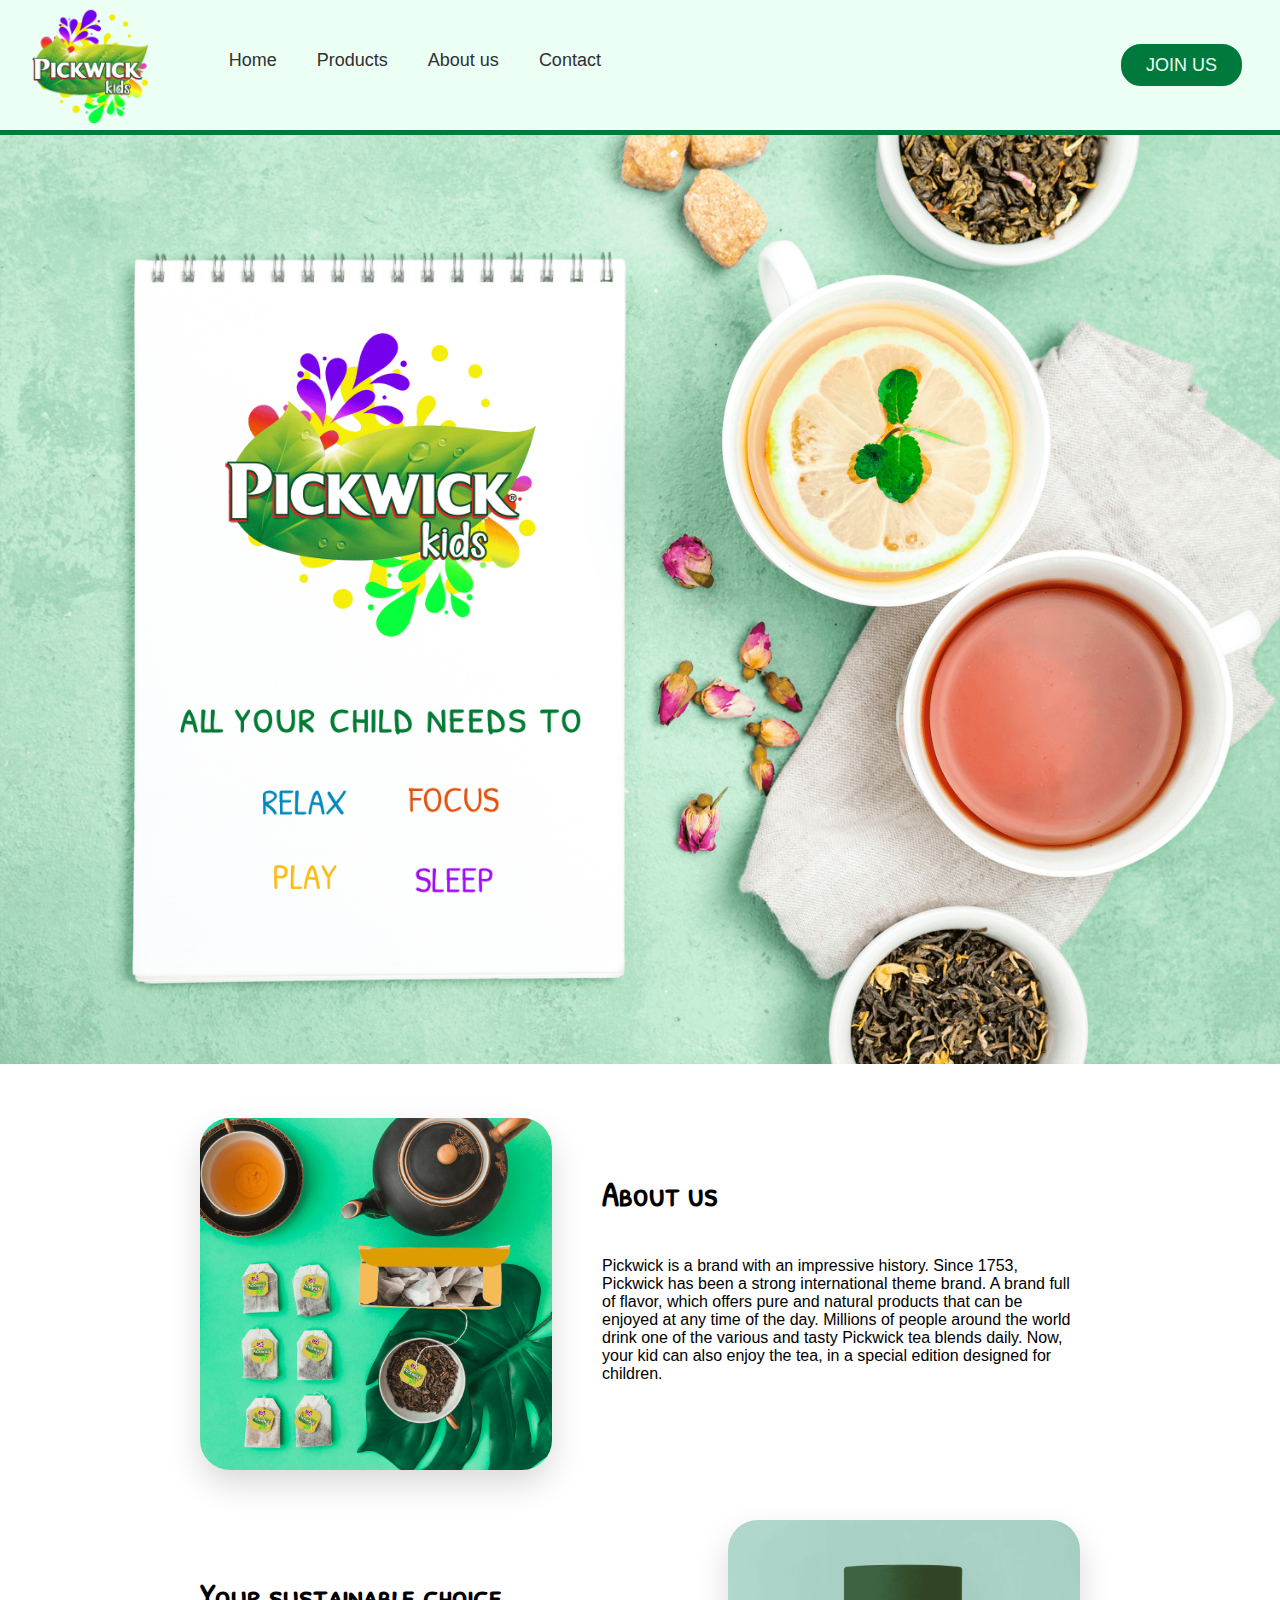
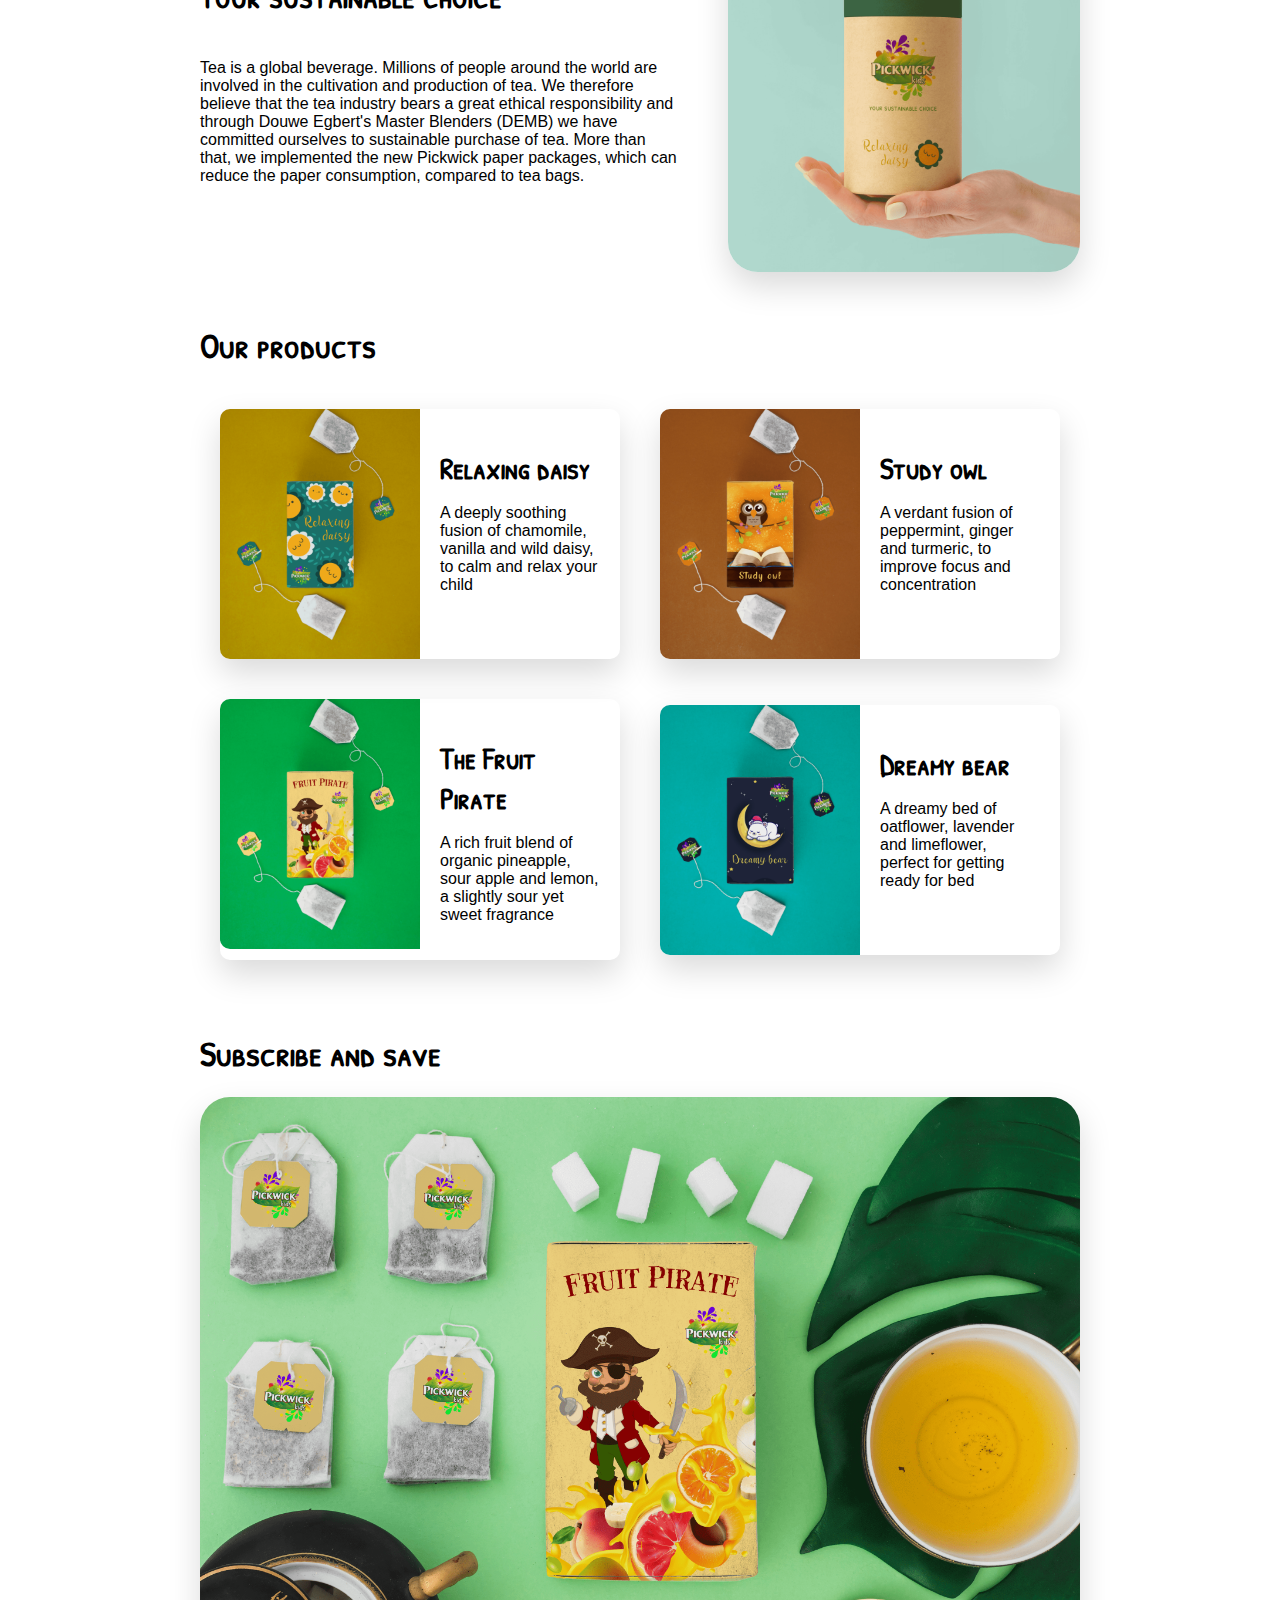
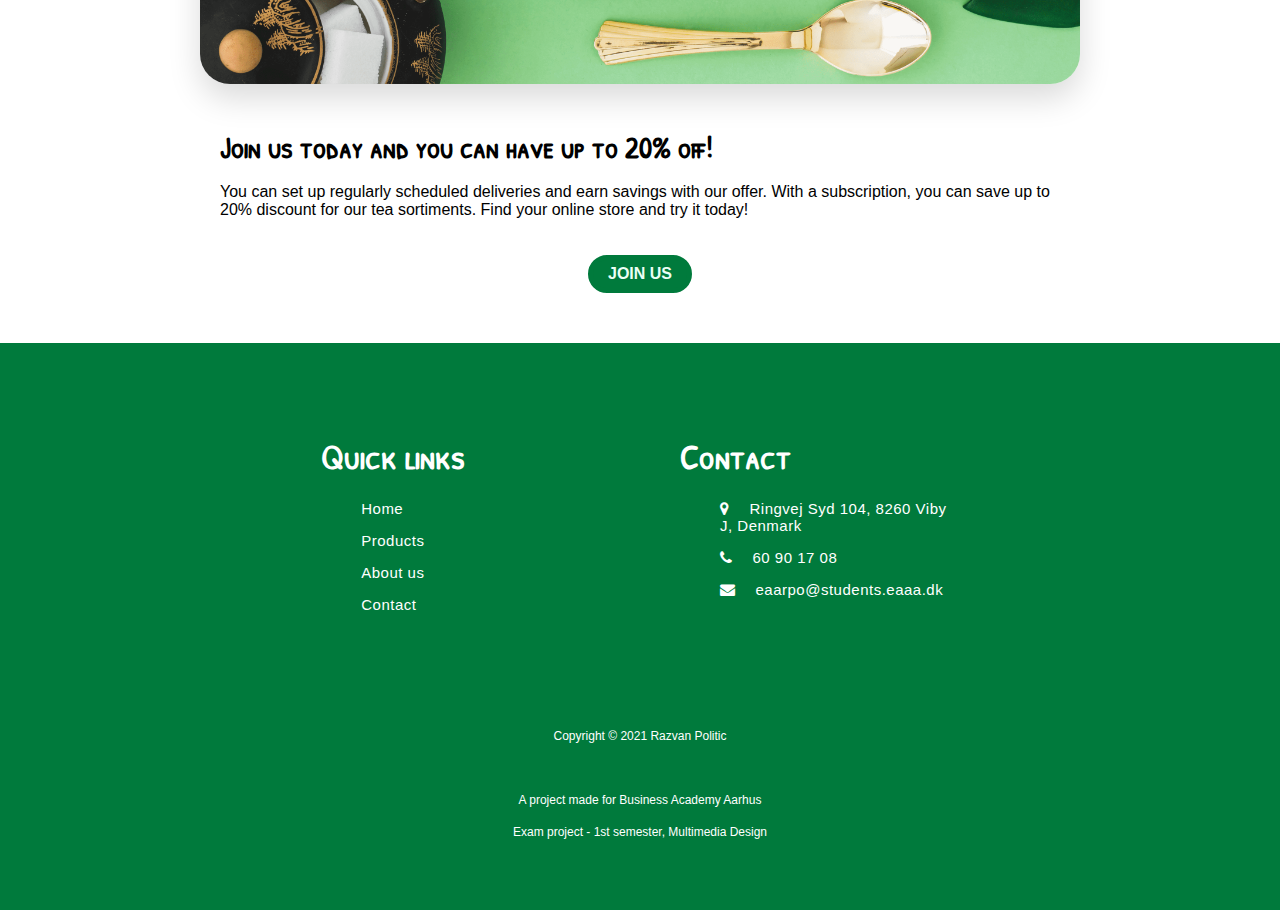
<file: index.html>
<!DOCTYPE html>
<html lang="en">

<head>

  <meta charset="UTF-8">
  <meta http-equiv="X-UA-Compatible" content="IE=edge">
  <meta name="viewport" content="width=device-width, initial-scale=1.0">

  <!-- CSS File -->
  <link rel="stylesheet" href="style.css">

  <!-- Google fonts -->
  <link rel="preconnect" href="https://fonts.googleapis.com">
  <link rel="preconnect" href="https://fonts.gstatic.com" crossorigin>
  <link href="https://fonts.googleapis.com/css2?family=Patrick+Hand+SC&display=swap" rel="stylesheet">

  <!-- Favicon -->
  <link rel="apple-touch-icon" sizes="180x180" href="fav/apple-touch-icon.png">
  <link rel="icon" type="image/png" sizes="32x32" href="fav/favicon-32x32.png">
  <link rel="icon" type="image/png" sizes="16x16" href="fav/favicon-16x16.png">
  <link rel="manifest" href="fav/site.webmanifest">
  <link rel="mask-icon" href="fav/safari-pinned-tab.svg" color="#5bbad5">
  <meta name="msapplication-TileColor" content="#da532c">
  <meta name="theme-color" content="#ffffff">

  <!-- Icons -->
  <link rel="stylesheet" href="https://cdnjs.cloudflare.com/ajax/libs/font-awesome/4.7.0/css/font-awesome.min.css">

  <!-- Title -->
  <title>Pickwick Kids - Homepage</title>

</head>

<body>
  <!-- Top bar -->
  <header>
    <nav class="menu-container">
      <!-- burger menu -->
      <input type="checkbox" aria-label="Toggle menu" />
      <span></span>
      <span></span>
      <span></span>

      <!-- logo -->
      <a href="index.html" class="menu-logo">
        <img src="img/Pickwick_Kids_logo_500px.png" alt="pickwick-kids-logo" />
      </a>

      <!-- menu items -->
      <div class="menu">
        <ul>
          <li>
            <a href="index.html">
              Home
            </a>
          </li>
          <li>
            <a href="products.html">
              Products
            </a>
          </li>
          <li>
            <a href="https://www.pickwick.dk/om-pickwick/">
              About us
            </a>
          </li>
          <li>
            <a href="contact.html">
              Contact
            </a>
          </li>
        </ul>
        <ul class="cta">
          <li>
            <a href="subscription.html" style="color:#ebfff5">JOIN US</a>
          </li>
        </ul>
      </div>
    </nav>
  </header>

  <div class="container">
    <!-- Main cover image -->
    <div>
      <img class="cover" src="img/cover.png" alt="cover-image">
    </div>

    <!-- About section -->
    <div class="content">
      <div class="about">
        <div class="row-rev">
          <div class="about-right">
            <h3>About us</h3>
            <p class="about-text">
              Pickwick is a brand with an impressive history. Since 1753, Pickwick has been a strong international theme
              brand. A brand full of flavor, which offers pure and natural products that can be enjoyed at any time of
              the day. Millions of people around the world drink one of the various and tasty Pickwick tea blends daily.
              Now, your kid can also enjoy the tea, in a special edition designed for children.
            </p>
          </div>
          <img src="img/about-pic.png" class="about-pic" alt="about-picture">
        </div>

        <div class="row">
          <div class="about-left">
            <h3>Your sustainable choice</h3>
            <p class="about-text">
              Tea is a global beverage. Millions of people around the world are involved in the cultivation and
              production of tea. We therefore believe that the tea industry bears a great ethical responsibility and
              through Douwe Egbert's Master Blenders (DEMB) we have committed ourselves to sustainable purchase of tea.
              More than that, we implemented the new Pickwick paper packages, which can reduce the paper consumption,
              compared to tea bags.
            </p>
          </div>
          <img src="img/about-sustainable.png" class="about-pic" alt="about-picture">
        </div>
      </div>

      <!-- Product cards -->
      <div class="products">
        <h3>Our products</h3>
        <div class="product-cards">
          <div class="row">
            <div class="card">
              <img class="card-picture" src="img/Products/rd-mockup.png" alt="relaxing-daisy">
              <div class="card-body">
                <h4 class="card-title">Relaxing daisy</h4>
                <p class="card-text">A deeply soothing fusion of chamomile, vanilla and wild daisy, to calm and relax
                  your child</p>
              </div>
            </div>
            <div class="card">
              <img class="card-picture" src="img/Products/so-mockup.png" alt="study-owl">
              <div class="card-body">
                <h4 class="card-title">Study owl</h4>
                <p class="card-text">A verdant fusion of peppermint, ginger and turmeric, to improve focus and
                  concentration</p>
              </div>
            </div>
          </div>
          <div class="row">
            <div class="card">
              <img class="card-picture" src="img/Products/fp-mockup.png" alt="fruit-pirate">
              <div class="card-body">
                <h4 class="card-title">The Fruit Pirate</h4>
                <p class="card-text">A rich fruit blend of organic pineapple, sour apple and lemon, a slightly sour yet
                  sweet fragrance</p>
              </div>
            </div>
            <div class="card">
              <img class="card-picture" src="img/Products/db-mockup.png" alt="dreamy-bear">
              <div class="card-body">
                <h4 class="card-title">Dreamy bear</h4>
                <p class="card-text">A dreamy bed of oatflower, lavender and limeflower, perfect for getting ready for
                  bed</p>
              </div>
            </div>
          </div>
        </div>
      </div>

      <!-- Subscription ad -->
      <h3>Subscribe and save</h3>
      <div class="subscription">
        <img src="img/subscription.png" class="subscription-pic" alt="subscription">
        <h4>Join us today and you can have up to 20% off!</h4>
        <p>
          You can set up regularly scheduled deliveries and earn savings with our offer. With a subscription, you can
          save up to 20% discount for our tea sortiments. Find your online store and try it today!
        </p>
        <div class="cta-2">
          <a href="subscription.html" style="color:#ebfff5; text-decoration: none;">
            JOIN US
          </a>
        </div>
      </div>
    </div>
  </div>

  <!-- Footer -->
  <footer>
    <div class="inner-footer">
      <div class="footer-items">
        <h3>Quick links</h3>
        <ul class="footer-ul">
          <li>
            <a href="index.html">Home</a>
          </li>
          <li>
            <a href="products.html">Products</a>
          </li>
          <li>
            <a href="https://www.pickwick.dk/om-pickwick/">About us</a>
          </li>
          <li>
            <a href="contact.html">Contact</a>
          </li>
        </ul>
      </div>

      <a id="contact"></a>
      <div class="footer-items">
        <h3>Contact</h3>
        <ul class="footer-ul">
          <li><i class="fa fa-map-marker" aria-hidden="true"></i><a href="https://goo.gl/maps/EeV9ocXTG5k3ZVg37">Ringvej
              Syd 104, 8260 Viby J, Denmark</a></li>
          <li><i class="fa fa-phone" aria-hidden="true"></i><a href="tel:+4560901708">60 90 17 08</a></li>
          <li><i class="fa fa-envelope" aria-hidden="true"></i><a
              href="mailto:eaarpo@students.eaaa.dk">eaarpo@students.eaaa.dk</a></li>
        </ul>
      </div>
    </div>
    <div class="footer-bottom">
      <p>Copyright &copy; 2021 Razvan Politic<br><br>
        A project made for Business Academy Aarhus<br>
        Exam project - 1st semester, Multimedia Design</p>
    </div>
  </footer>
</body>

</html>
</file>
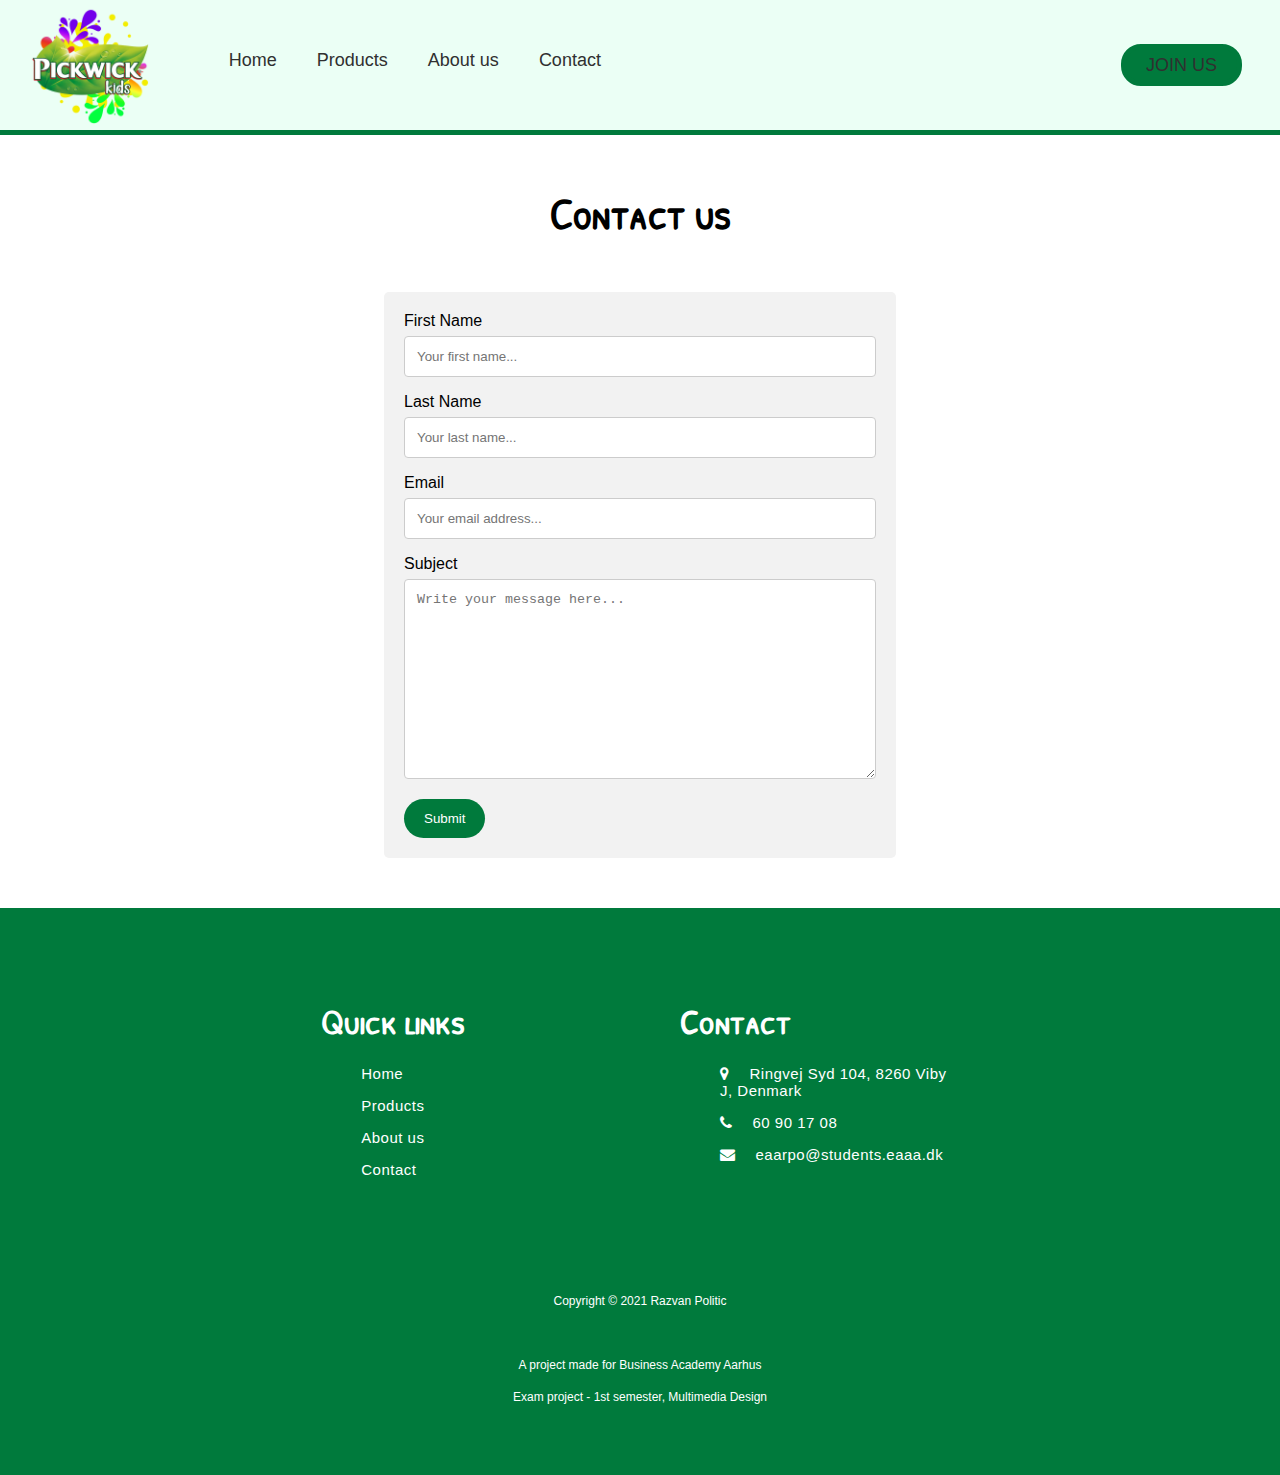
<file: contact.html>
<!DOCTYPE html>
<html lang="en">

<head>

  <meta charset="UTF-8">
  <meta http-equiv="X-UA-Compatible" content="IE=edge">
  <meta name="viewport" content="width=device-width, initial-scale=1.0">

  <!-- CSS File -->
  <link rel="stylesheet" href="style.css">

  <!-- Google fonts -->
  <link rel="preconnect" href="https://fonts.googleapis.com">
  <link rel="preconnect" href="https://fonts.gstatic.com" crossorigin>
  <link href="https://fonts.googleapis.com/css2?family=Patrick+Hand+SC&display=swap" rel="stylesheet">

  <!-- Favicon -->
  <link rel="apple-touch-icon" sizes="180x180" href="fav/apple-touch-icon.png">
  <link rel="icon" type="image/png" sizes="32x32" href="fav/favicon-32x32.png">
  <link rel="icon" type="image/png" sizes="16x16" href="fav/favicon-16x16.png">
  <link rel="manifest" href="fav/site.webmanifest">
  <link rel="mask-icon" href="fav/safari-pinned-tab.svg" color="#5bbad5">
  <meta name="msapplication-TileColor" content="#da532c">
  <meta name="theme-color" content="#ffffff">

  <!-- Icons -->
  <link rel="stylesheet" href="https://cdnjs.cloudflare.com/ajax/libs/font-awesome/4.7.0/css/font-awesome.min.css">

  <!-- Title -->
  <title>Pickwick Kids - Homepage</title>

</head>

<body>
  <!-- Top bar -->
  <header>
    <nav class="menu-container">
      <!-- burger menu -->
      <input type="checkbox" aria-label="Toggle menu" />
      <span></span>
      <span></span>
      <span></span>

      <!-- logo -->
      <a href="index.html" class="menu-logo">
        <img src="img/Pickwick_Kids_logo_500px.png" alt="pickwick-kids-logo" />
      </a>

      <!-- menu items -->
      <div class="menu">
        <ul>
          <li>
            <a href="index.html">
              Home
            </a>
          </li>
          <li>
            <a href="products.html">
              Products
            </a>
          </li>
          <li>
            <a href="https://www.pickwick.dk/om-pickwick/">
              About us
            </a>
          </li>
          <li>
            <a href="contact.html">
              Contact
            </a>
          </li>
        </ul>
        <ul class="cta">
          <li style="color:#ebfff5">
            <a href="subscription.html">JOIN US</a>
          </li>
        </ul>
      </div>
    </nav>
  </header>

  <h2>Contact us</h2>
  <!-- Contact form - no JS or PHP, can only be filled -->
  <div class="contact-form">
    <form>
      <label for="fname">First Name</label>
      <input type="text" id="fname" name="firstname" placeholder="Your first name...">

      <label for="lname">Last Name</label>
      <input type="text" id="lname" name="lastname" placeholder="Your last name...">
      <label for="email">Email</label>
      <input type="email" id="email" name="email" placeholder="Your email address...">
      <label for="subject">Subject</label>
      <textarea id="subject" name="subject" placeholder="Write your message here..." style="height:200px"></textarea>

      <input type="submit" value="Submit">
    </form>
  </div>
  </div>
  </div>

  <footer>
    <div class="inner-footer">
      <div class="footer-items">
        <h3>Quick links</h3>
        <ul class="footer-ul">
          <li>
            <a href="index.html">Home</a>
          </li>
          <li>
            <a href="products.html">Products</a>
          </li>
          <li>
            <a href="https://www.pickwick.dk/om-pickwick/">About us</a>
          </li>
          <li>
            <a href="contact.html">Contact</a>
          </li>
        </ul>
      </div>

      <a id="contact"></a>
      <div class="footer-items">
        <h3>Contact</h3>
        <ul class="footer-ul">
          <li><i class="fa fa-map-marker" aria-hidden="true"></i><a href="https://goo.gl/maps/EeV9ocXTG5k3ZVg37">Ringvej
              Syd 104, 8260 Viby J, Denmark</a></li>
          <li><i class="fa fa-phone" aria-hidden="true"></i><a href="tel:+4560901708">60 90 17 08</a></li>
          <li><i class="fa fa-envelope" aria-hidden="true"></i><a
              href="mailto:eaarpo@students.eaaa.dk">eaarpo@students.eaaa.dk</a></li>
        </ul>
      </div>
    </div>
    <div class="footer-bottom">
      <p>Copyright &copy; 2021 Razvan Politic<br><br>
        A project made for Business Academy Aarhus<br>
        Exam project - 1st semester, Multimedia Design</p>
    </div>
  </footer>
</body>

</html>
</file>
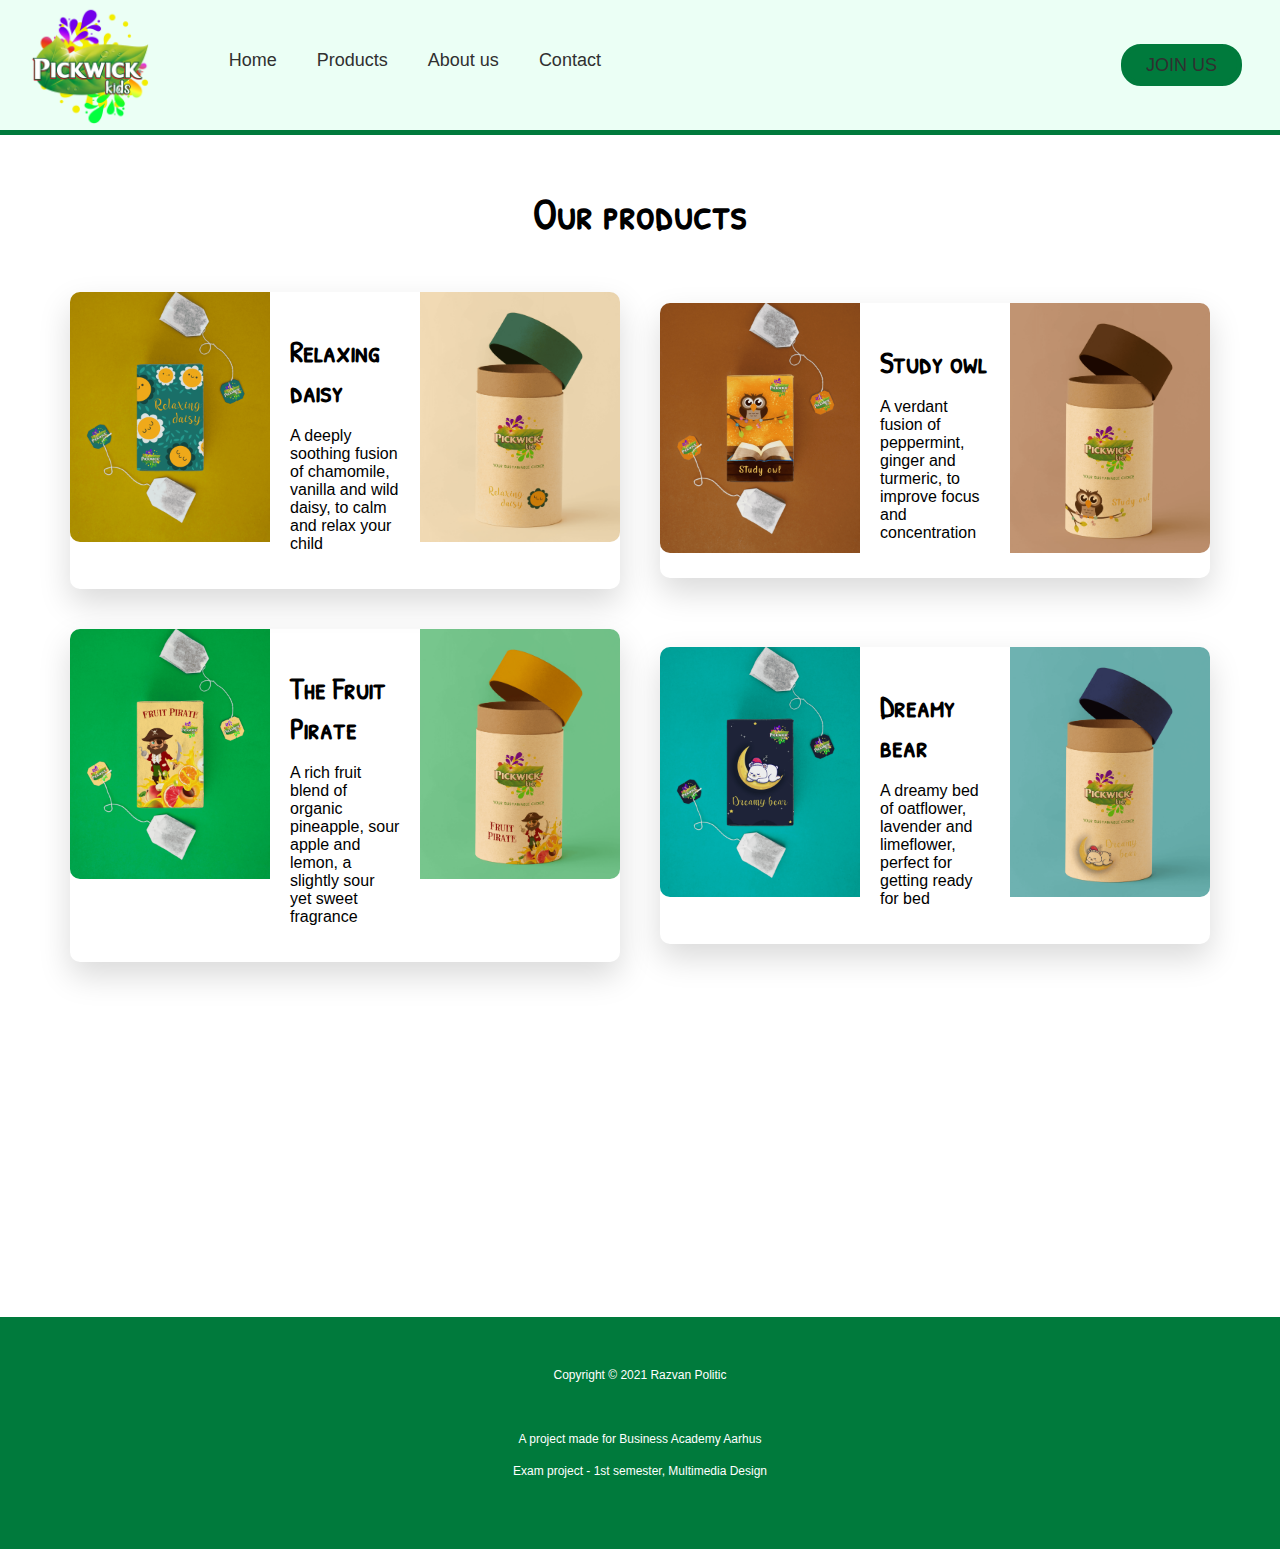
<file: products.html>
<!DOCTYPE html>
<html lang="en">

<head>

    <meta charset="UTF-8">
    <meta http-equiv="X-UA-Compatible" content="IE=edge">
    <meta name="viewport" content="width=device-width, initial-scale=1.0">

    <!-- CSS File -->
    <link rel="stylesheet" href="style.css">

    <!-- Google fonts -->
    <link rel="preconnect" href="https://fonts.googleapis.com">
    <link rel="preconnect" href="https://fonts.gstatic.com" crossorigin>
    <link href="https://fonts.googleapis.com/css2?family=Patrick+Hand+SC&display=swap" rel="stylesheet">

    <!-- Favicon -->
    <link rel="apple-touch-icon" sizes="180x180" href="fav/apple-touch-icon.png">
    <link rel="icon" type="image/png" sizes="32x32" href="fav/favicon-32x32.png">
    <link rel="icon" type="image/png" sizes="16x16" href="fav/favicon-16x16.png">
    <link rel="manifest" href="fav/site.webmanifest">
    <link rel="mask-icon" href="fav/safari-pinned-tab.svg" color="#5bbad5">
    <meta name="msapplication-TileColor" content="#da532c">
    <meta name="theme-color" content="#ffffff">

    <!-- Icons -->
    <link rel="stylesheet" href="https://cdnjs.cloudflare.com/ajax/libs/font-awesome/4.7.0/css/font-awesome.min.css">

    <!-- Title -->
    <title>Pickwick Kids - Homepage</title>

</head>

<body>
    <!-- Top bar -->
    <header>
        <nav class="menu-container">
            <!-- burger menu -->
            <input type="checkbox" aria-label="Toggle menu" />
            <span></span>
            <span></span>
            <span></span>

            <!-- logo -->
            <a href="index.html" class="menu-logo">
                <img src="img/Pickwick_Kids_logo_500px.png" alt="pickwick-kids-logo" />
            </a>

            <!-- menu items -->
            <div class="menu">
                <ul>
                    <li>
                        <a href="index.html">
                            Home
                        </a>
                    </li>
                    <li>
                        <a href="products.html">
                            Products
                        </a>
                    </li>
                    <li>
                        <a href="https://www.pickwick.dk/om-pickwick/">
                            About us
                        </a>
                    </li>
                    <li>
                        <a href="contact.html">
                            Contact
                        </a>
                    </li>
                </ul>
                <ul class="cta">
                    <li style="color:#ebfff5">
                        <a href="subscription.html">JOIN US</a>
                    </li>
                </ul>
            </div>
        </nav>
    </header>

    <div class="container">
        <!-- Product cards -->
        <div class="products-page">
            <div class="products">
                <h2>Our products</h2>
                <div class="product-cards">
                    <div class="row">
                        <div class="card">
                            <img class="card-picture" src="img/Products/rd-mockup.png" alt="relaxing-daisy">
                            <div class="card-body">
                                <h4 class="card-title">Relaxing daisy</h4>
                                <p class="card-text">A deeply soothing fusion of chamomile, vanilla and wild daisy, to
                                    calm and relax your child</p>
                            </div>
                            <img class="card-picture-2" src="img/Products/rd-paper.png" alt="relaxing-daisy">
                        </div>
                        <div class="card">
                            <img class="card-picture" src="img/Products/so-mockup.png" alt="study-owl">
                            <div class="card-body">
                                <h4 class="card-title">Study owl</h4>
                                <p class="card-text">A verdant fusion of peppermint, ginger and turmeric, to improve
                                    focus and concentration</p>
                            </div>
                            <img class="card-picture-2" src="img/Products/so-paper.png" alt="relaxing-daisy">
                        </div>
                    </div>
                    <div class="row">
                        <div class="card">
                            <img class="card-picture" src="img/Products/fp-mockup.png" alt="fruit-pirate">
                            <div class="card-body">
                                <h4 class="card-title">The Fruit Pirate</h4>
                                <p class="card-text">A rich fruit blend of organic pineapple, sour apple and lemon, a
                                    slightly sour yet sweet fragrance</p>
                            </div>
                            <img class="card-picture-2" src="img/Products/fp-paper.png" alt="relaxing-daisy">
                        </div>
                        <div class="card">
                            <img class="card-picture" src="img/Products/db-mockup.png" alt="dreamy-bear">
                            <div class="card-body">
                                <h4 class="card-title">Dreamy bear</h4>
                                <p class="card-text">A dreamy bed of oatflower, lavender and limeflower, perfect for
                                    getting ready for bed</p>
                            </div>
                            <img class="card-picture-2" src="img/Products/db-paper.png" alt="relaxing-daisy">
                        </div>
                    </div>
                </div>
            </div>
        </div>
    </div>

    <!-- Footer -->
    <div class="inner-footer">
        <div class="footer-items">
            <h3>Quick links</h3>
            <ul class="footer-ul">
                <li>
                    <a href="index.html">Home</a>
                </li>
                <li>
                    <a href="products.html">Products</a>
                </li>
                <li>
                    <a href="https://www.pickwick.dk/om-pickwick/">About us</a>
                </li>
                <li>
                    <a href="contact.html">Contact</a>
                </li>
            </ul>
        </div>

        <a id="contact"></a>
        <div class="footer-items">
            <h3>Contact</h3>
            <ul class="footer-ul">
                <li><i class="fa fa-map-marker" aria-hidden="true"></i><a
                        href="https://goo.gl/maps/EeV9ocXTG5k3ZVg37">Ringvej Syd 104, 8260 Viby J, Denmark</a>
                </li>
                <li><i class="fa fa-phone" aria-hidden="true"></i><a href="tel:+4560901708">60 90 17 08</a></li>
                <li><i class="fa fa-envelope" aria-hidden="true"></i><a
                        href="mailto:eaarpo@students.eaaa.dk">eaarpo@students.eaaa.dk</a></li>
            </ul>
        </div>
    </div>
    <div class="footer-bottom">
        <p>Copyright &copy; 2021 Razvan Politic<br><br>
            A project made for Business Academy Aarhus<br>
            Exam project - 1st semester, Multimedia Design</p>
    </div>
    </footer>
</body>

</html>
</file>
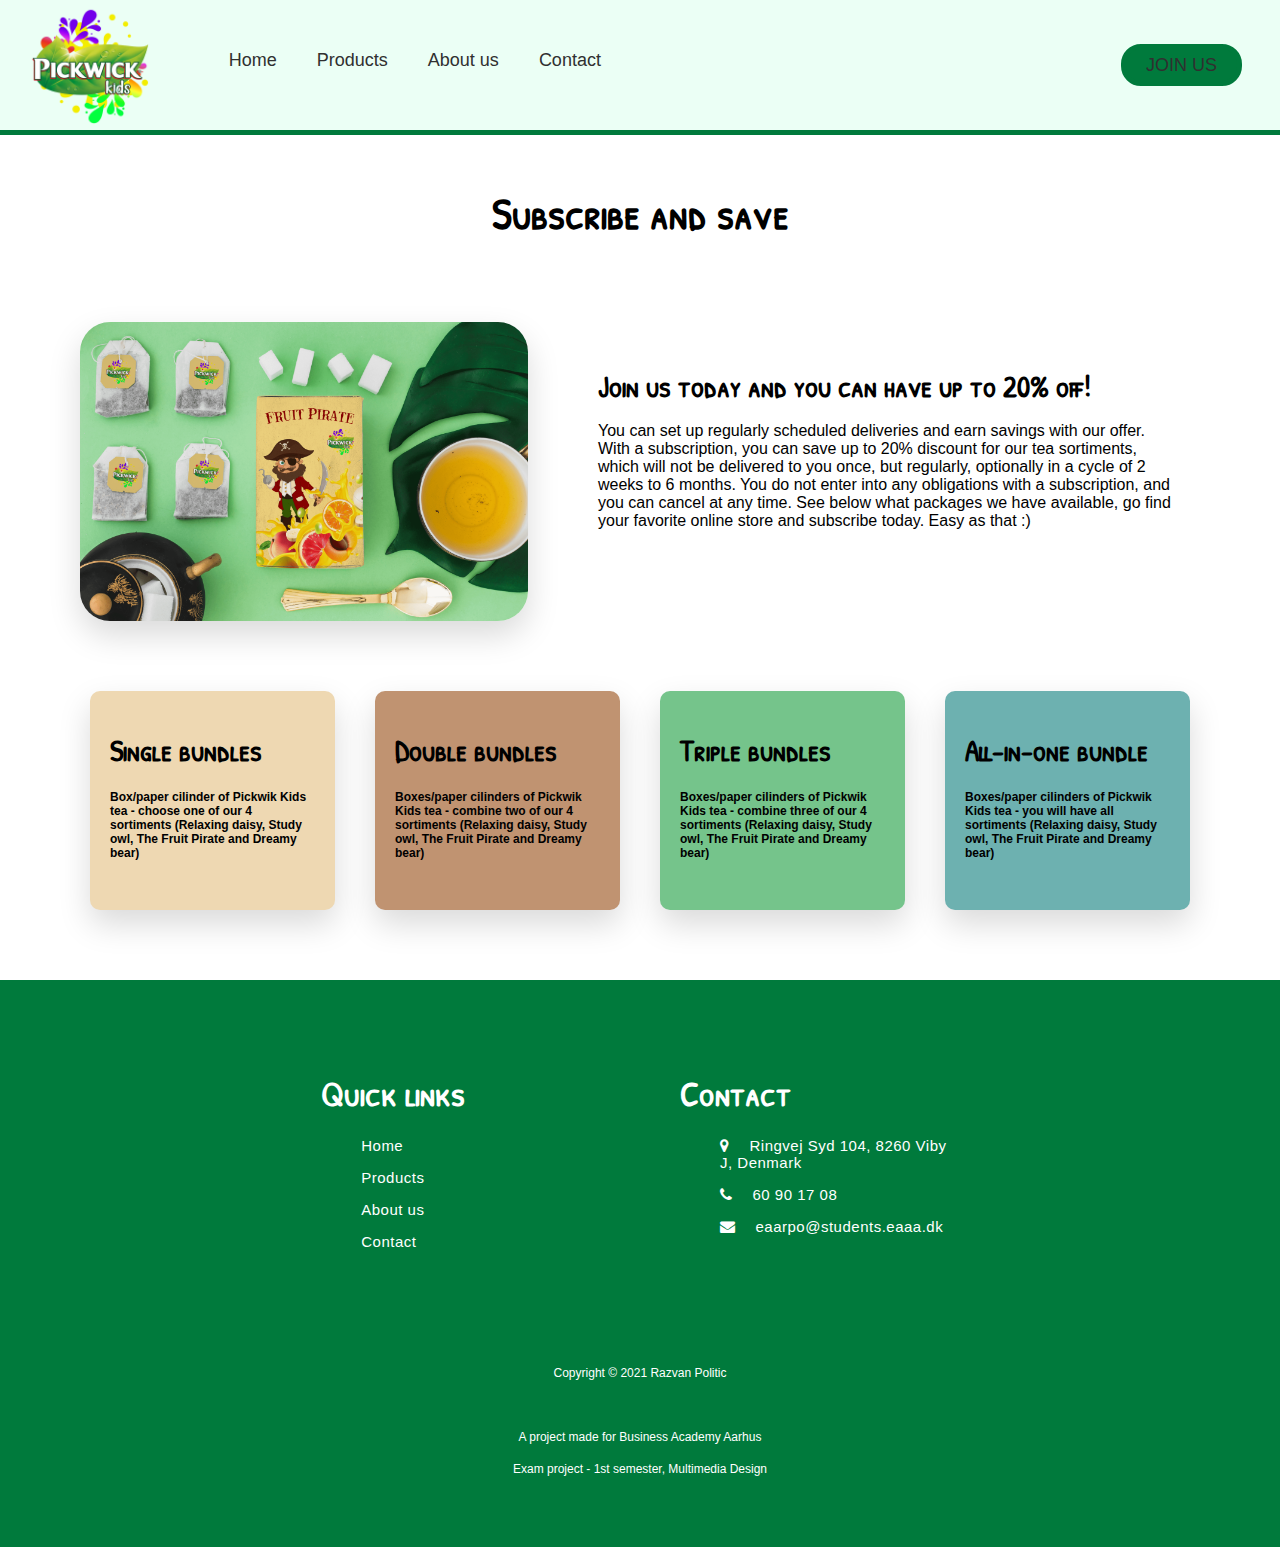
<file: subscription.html>
<!DOCTYPE html>
<html lang="en">

<head>

    <meta charset="UTF-8">
    <meta http-equiv="X-UA-Compatible" content="IE=edge">
    <meta name="viewport" content="width=device-width, initial-scale=1.0">

    <!-- CSS File -->
    <link rel="stylesheet" href="style.css">

    <!-- Google fonts -->
    <link rel="preconnect" href="https://fonts.googleapis.com">
    <link rel="preconnect" href="https://fonts.gstatic.com" crossorigin>
    <link href="https://fonts.googleapis.com/css2?family=Patrick+Hand+SC&display=swap" rel="stylesheet">

    <!-- Favicon -->
    <link rel="apple-touch-icon" sizes="180x180" href="fav/apple-touch-icon.png">
    <link rel="icon" type="image/png" sizes="32x32" href="fav/favicon-32x32.png">
    <link rel="icon" type="image/png" sizes="16x16" href="fav/favicon-16x16.png">
    <link rel="manifest" href="fav/site.webmanifest">
    <link rel="mask-icon" href="fav/safari-pinned-tab.svg" color="#5bbad5">
    <meta name="msapplication-TileColor" content="#da532c">
    <meta name="theme-color" content="#ffffff">

    <!-- Icons -->
    <link rel="stylesheet" href="https://cdnjs.cloudflare.com/ajax/libs/font-awesome/4.7.0/css/font-awesome.min.css">

    <!-- Title -->
    <title>Pickwick Kids - Homepage</title>

</head>

<body>
    <!-- Top bar -->
    <header>
        <nav class="menu-container">
            <!-- burger menu -->
            <input type="checkbox" aria-label="Toggle menu" />
            <span></span>
            <span></span>
            <span></span>

            <!-- logo -->
            <a href="index.html" class="menu-logo">
                <img src="img/Pickwick_Kids_logo_500px.png" alt="pickwick-kids-logo" />
            </a>

            <!-- menu items -->
            <div class="menu">
                <ul>
                    <li>
                        <a href="index.html">
                            Home
                        </a>
                    </li>
                    <li>
                        <a href="products.html">
                            Products
                        </a>
                    </li>
                    <li>
                        <a href="https://www.pickwick.dk/om-pickwick/">
                            About us
                        </a>
                    </li>
                    <li>
                        <a href="contact.html">
                            Contact
                        </a>
                    </li>
                </ul>
                <ul class="cta">
                    <li style="color:#ebfff5">
                        <a href="subscription.html">JOIN US</a>
                    </li>
                </ul>
            </div>
        </nav>
    </header>

    <div class="subscription-container">
        <h2>Subscribe and save</h2>
        <div class="subscription-page">
            <img src="img/subscription.png" class="subscription-page-pic" alt="subscription">
            <div class="about-right">
                <h4>Join us today and you can have up to 20% off!</h4>
                <p>
                    You can set up regularly scheduled deliveries and earn savings with our offer. With a
                    subscription,
                    you can
                    save up to 20% discount for our tea sortiments, which will not be delivered to you once, but
                    regularly, optionally in a cycle of 2 weeks to 6 months. You do not enter into any obligations
                    with a subscription, and you can cancel at any time. See below what packages we have available, go
                    find your favorite online store and subscribe today. Easy as that :)
                </p>
            </div>
        </div>
        <div class="subscription-packages">
            <div class="row">
                <div class="card" style="background-color: #EED8B2;">
                    <div>
                        <h4>Single bundles</h4>
                        <h5>Box/paper cilinder of Pickwik Kids tea - choose one of our 4 sortiments (Relaxing daisy,
                            Study owl, The Fruit Pirate and Dreamy bear)</h5>
                    </div>
                </div>
                <div class="card" style="background-color: #C09371;">
                    <div>
                        <h4>Double bundles</h4>
                        <h5>Boxes/paper cilinders of Pickwik Kids tea - combine two of our 4 sortiments (Relaxing daisy,
                            Study owl, The Fruit Pirate and Dreamy bear)</h5>
                    </div>
                </div>
                <div class="card" style="background-color: #75C48B;">
                    <div>
                        <h4>Triple bundles</h4>
                        <h5>Boxes/paper cilinders of Pickwik Kids tea - combine three of our 4 sortiments (Relaxing
                            daisy, Study owl, The Fruit Pirate and Dreamy bear)</h5>
                    </div>
                </div>
                <div class="card" style="background-color: #6DB1B0;">
                    <div>
                        <h4>All-in-one bundle</h4>
                        <h5>Boxes/paper cilinders of Pickwik Kids tea - you will have all sortiments (Relaxing daisy,
                            Study owl, The Fruit Pirate and Dreamy bear)</h5>
                    </div>
                </div>
            </div>
        </div>
    </div>
    </div>

    <footer>
        <div class="inner-footer">
            <div class="footer-items">
                <h3>Quick links</h3>
                <ul class="footer-ul">
                    <li>
                        <a href="index.html">Home</a>
                    </li>
                    <li>
                        <a href="products.html">Products</a>
                    </li>
                    <li>
                        <a href="https://www.pickwick.dk/om-pickwick/">About us</a>
                    </li>
                    <li>
                        <a href="contact.html">Contact</a>
                    </li>
                </ul>
            </div>

            <a id="contact"></a>
            <div class="footer-items">
                <h3>Contact</h3>
                <ul class="footer-ul">
                    <li><i class="fa fa-map-marker" aria-hidden="true"></i><a
                            href="https://goo.gl/maps/EeV9ocXTG5k3ZVg37">Ringvej Syd 104, 8260 Viby J, Denmark</a></li>
                    <li><i class="fa fa-phone" aria-hidden="true"></i><a href="tel:+4560901708">60 90 17 08</a></li>
                    <li><i class="fa fa-envelope" aria-hidden="true"></i><a
                            href="mailto:eaarpo@students.eaaa.dk">eaarpo@students.eaaa.dk</a></li>
                </ul>
            </div>
        </div>
        <div class="footer-bottom">
            <p>Copyright &copy; 2021 Razvan Politic<br><br>
                A project made for Business Academy Aarhus<br>
                Exam project - 1st semester, Multimedia Design</p>
        </div>
    </footer>

</body>

</html>
</file>
<file: style.css>
/* CSS Reset and Font Initialisation */

body {
  overflow-x: hidden;
  font-family: 'Lato', sans-serif;
  font-weight: 300;
  margin: 0;
}

h2 {
  font-family: 'Patrick Hand SC', cursive;
  font-size: 32pt;
  margin-top: 50px;
  margin-bottom: 30px;
  text-align: center;
}

h3 {
  font-family: 'Patrick Hand SC', cursive;
  font-size: 26pt;
  margin-top: 50px;
  margin-bottom: 20px;
}

h4 {
  font-family: 'Patrick Hand SC', cursive;
  font-size: 22pt;
  padding: 0px 20px 0px 20px;
  margin-bottom: 0px;
}

h5 {
  font-family: 'Lato', sans-serif;
  font-size: 9pt;
  padding: 0px 20px 20px 20px;
  margin-bottom: 30px;
}

p {
  padding: 0px 20px 20px 20px;
}

.cover {
  width: 100%;
}

.content {
  padding-left: 50px;
  padding-right: 50px;
}

.about-pic {
  width: 100%;
  border-radius: 30px;
  -webkit-box-shadow: 0px 14px 32px 0px rgba(0, 0, 0, 0.15);
  -moz-box-shadow: 0px 14px 32px 0px rgba(0, 0, 0, 0.15);
  box-shadow: 0px 14px 32px 0px rgba(0, 0, 0, 0.15);
}

.about-text {
  padding: 20px 0;
}

.subscription-pic {
  width: 100%;
  border-radius: 30px;
  -webkit-box-shadow: 0px 14px 32px 0px rgba(0, 0, 0, 0.15);
  -moz-box-shadow: 0px 14px 32px 0px rgba(0, 0, 0, 0.15);
  box-shadow: 0px 14px 32px 0px rgba(0, 0, 0, 0.15);
}

.subscription-page {
  display: flex;
  flex-direction: column;
  padding-left: 20px;
  padding-right: 20px;
}

.subscription-packages {
  display: flex;
  flex-direction: column;
  padding-left: 20px;
  padding-right: 20px;
}

.subscription-page-pic {
  width: 100%;
  border-radius: 30px;
  margin: auto;
  -webkit-box-shadow: 0px 14px 32px 0px rgba(0, 0, 0, 0.15);
  -moz-box-shadow: 0px 14px 32px 0px rgba(0, 0, 0, 0.15);
  box-shadow: 0px 14px 32px 0px rgba(0, 0, 0, 0.15);
}

/* Header and menu styles */

header {
  border-bottom-width: 5px;
  border-bottom-color: #007A3C;
  border-bottom-style: solid;
}

.menu-container {
  position: relative;
  display: flex;
  align-items: center;
  background: #ebfff5;
  color: #303030;
  padding: 5px;
  z-index: 1;
  -webkit-user-select: none;
  user-select: none;
  box-sizing: border-box;
  font-family: 'Lato', sans-serif;
  font-weight: 200;
  line-height: 200%;
}

.menu-logo {
  line-height: 0;
  margin: 0 2%;
}

.menu-logo img {
  max-height: 120px;
  max-width: 300px;
  flex-shrink: 0;
}

.menu-container a {
  text-decoration: none;
  color: #EBFFF5;
  transition: color 0.3s ease;
}

.menu-container a:hover {
  color: #007a3c;
}

.menu-container input {
  display: block;
  width: 35px;
  height: 25px;
  margin-bottom: 6px;
  margin-right: 8%;
  position: absolute;
  cursor: pointer;
  opacity: 0; /* hide this */
  z-index: 2; /* and place it over the hamburger */
  -webkit-touch-callout: none;
}

/* Burger menu */
.menu-container span {
  display: block;
  width: 30px;
  height: 3px;
  margin-bottom: 6px;
  margin-right: 8%;
  position: relative;
  background: #303030;
  border-radius: 5px;
  z-index: 1;
  transform-origin: 4px 0px;
  transition: transform 0.5s cubic-bezier(0.77,0.2,0.05,1.0),
              background 0.5s cubic-bezier(0.77,0.2,0.05,1.0),
              opacity 0.55s ease;
}

.menu-container span:first-child {
  transform-origin: 0% 0%;
}

.menu-container span:nth-child(3) {
  transform-origin: 0% 100%;
}

.menu-container input:checked ~ span {
  opacity: 1;
  transform: rotate(45deg) translate(3px,-1px);
  background: #EBFFF5;
}

.menu-container input:checked ~ span:nth-child(4) {
  opacity: 0;
  transform: rotate(0deg) scale(0.2, 0.2);
}

.menu-container input:checked ~ span:nth-child(3) {
  transform: rotate(-45deg) translate(-5px,11px);
}

.menu ul {
  list-style: none;
}

.menu li {
  padding: 10px 0;
  font-size: 18px;
}

/* PRODUCT CARDS */

.row {
  display: flex;
	flex-direction: column;
	flex-wrap: nowrap;
	justify-content: flex-start;
	align-items: center;
	align-content: center;
  align-self: center;
}

.card {
  display: flex;
  flex-direction: column;
  margin: 20px;
  border-radius: 10px;
  -webkit-box-shadow: 0px 14px 32px 0px rgba(0, 0, 0, 0.15);
  -moz-box-shadow: 0px 14px 32px 0px rgba(0, 0, 0, 0.15);
  box-shadow: 0px 14px 32px 0px rgba(0, 0, 0, 0.15);
}

.card-picture {
  width: 100%;
  height: 100%;
  border-top-left-radius: 10px;
  border-top-right-radius: 10px;
}

.card-picture-2 {
  width: 100%;
  height: 100%;
  border-bottom-left-radius: 10px;
  border-bottom-right-radius: 10px;
}

.cta-2 {
  background-color: #007A3C;
  border-radius: 20px;
  border: 5px solid #007a3c;
  color: #ebfff5;
  width: fit-content;
  padding: 5px 15px;
  margin: auto;
  text-align: center;
  font-weight: bold;
}

footer {
  width: 100%;
  display: block;
  padding-bottom: 0;
  margin-top: 50px;
  margin-bottom: 0;
  background-color: #007A3C;
}

.inner-footer {
    width: 95%;
    margin: auto;
    padding: 30px 10px;
    display: flex;
    flex-wrap: wrap;
    flex-direction: column;
    box-sizing: border-box;
    justify-content: center;
    align-content: center;
    align-self: center;
}

.footer-items {
   box-sizing: border-box;
   color: #fff;
}

.footer-items p {
   font-size: 16px;
   text-align: justify;
   line-height: 25px;
   color: #fff;
}

.footer-items h1 {
   color: #fff;
}

.footer-ul {
   list-style: none;
   color: #fff;
   font-size: 15px;
   letter-spacing: 0.5px;	
}

.footer-ul a {
   text-decoration: none;
   outline: none;
   color: #fff;
   transition: 0.3s;
}

.footer-ul a:hover {
   color: #303030;
}

.footer-ul li {
   margin: 15px 0;
}

li i {
   margin-right: 20px;
}

.footer-bottom {
   margin-top:10px;
   padding: 30px;
   background-color: #007A3C;
   color: #fff;
   font-size: 12px;
   text-align: center;
   line-height: 24pt;
}

/* CONTACT FORM */

.contact-form {
  border-radius: 5px;
  background-color: #f2f2f2;
  padding: 20px;
  margin:50px;
}

input[type=text],input[type=email], select, textarea {
  width: 100%;
  padding: 12px;
  border: 1px solid #ccc;
  border-radius: 4px;
  box-sizing: border-box;
  margin-top: 6px;
  margin-bottom: 16px;
  resize: vertical;
}

input[type=submit] {
  background-color: #007A3C;
  color: white;
  padding: 12px 20px;
  border: 2px transparent;
  border-radius: 30px;
  cursor: pointer;
}

input[type=submit]:hover {
  background-color: transparent;
  color: #303030;
  border: 2px solid #007A3C;
}

/* desktop styles */
@media only screen and (min-width: 992px) { 
  .content {
    padding: 50px 200px 0px 200px;
  }
  .menu-container {
    width: 100%;
  }

  .menu-container a {
    color: #303030;
  }

  .menu-container input {
    display: none;
  }

  /* Burger menu */
  .menu-container span {
    display: none;
  }

  .menu {
    position: relative;
    width: 100%;
    display: flex;
    justify-content: space-between;
  }

  .menu ul {
    display: flex;
    margin-left: 3%;
    margin-right: 3%;
    padding-left: 0;
  }

  .menu li {
    padding: 0 20px;
  }

  .cta {
    background-color: #007A3C;
    border-radius: 20px;
    border: 5px solid #007a3c;
    color: #ebfff5;
  }
  
  .cta :hover {
    background-color: transparent;
    border-radius: 20px;
    color:#007a3c;
    transition: .5s ease;
  }

  .cta li {
    color:#007a3c;
  }

.container {  display: grid;
  grid-template-columns: 1fr;
  grid-template-rows: repeat(4, auto);
  gap: 0px 0px;
  grid-auto-flow: row;
  grid-template-areas:
    "cover"
    "about"
    "products"
    "subscription";
  }

  .cover { grid-area: cover; }

.about {
  grid-area: about;
}

.about-pic {
  width: 40%;
}

.about-right {
  margin-left: 50px;
  margin-bottom: 30px;
  margin-top: auto;
  margin-bottom: auto;
  padding-bottom: 50px;
}

.about-left {
  margin-right: 50px;
  margin-bottom: 30px;
  margin-top: auto;
  margin-bottom: auto;
  padding-bottom: 50px;
}

.products {  
  grid-area: products;
  }

  .card {
    display: flex;
    flex-direction: row;
    width: 100%;
  }

  .card-picture {
    width: 200px;
    height: 100%;
    border-top-left-radius: 10px;
    border-top-right-radius: 0px;
    border-bottom-left-radius: 10px;
    border-bottom-right-radius: 0px;
  }

  .card-picture-2 {
    width: 200px;
    height: 100%;
    border-top-right-radius: 10px;
    border-top-left-radius: 0px;
    border-bottom-right-radius: 10px;
    border-bottom-left-radius: 0px;
  }

.row {
  display: flex;
  flex-direction: row;
  flex-wrap: nowrap;
  justify-content: center;
  align-items: center;
  align-content: center;
}

.row-rev {
  display: flex;
  flex-direction: row-reverse;
  flex-wrap: nowrap;
  justify-content: center;
  align-items: center;
  align-content: center;
  margin-bottom: 50px;
}

.subscription { grid-area: subscription; }

/* PRODUCTS PAGE */

.products-page {
  margin: 0 50px;
}

.contact-form {
    margin:50px 30%;
}

.footer-items {
  width: 30%;
  padding: 10px 40px;
}

.inner-footer {
  width: 95%;
  margin: auto;
  padding: 30px 10px;
  display: flex;
  flex-wrap: wrap;
  flex-direction: row;
  box-sizing: border-box;
  justify-content: center;
}

.subscription-container {
  margin: 0 50px;
}

.subscription-page {
  display: flex;
  flex-direction: row;
  padding: 50px 30px;
}

.subscription-page-pic {
  width: 40%;
  border-radius: 30px;
  margin: auto;
  -webkit-box-shadow: 0px 14px 32px 0px rgba(0, 0, 0, 0.15);
  -moz-box-shadow: 0px 14px 32px 0px rgba(0, 0, 0, 0.15);
  box-shadow: 0px 14px 32px 0px rgba(0, 0, 0, 0.15);
}
}

/* mobile-only styles (for showing extended menu on desktop and hiding the burger) */
@media only screen and (max-width: 991.98px) { 
  .menu-container {
    flex-direction: column;
    align-items: flex-end;
    justify-content: center;
    margin: auto;
    height: 100px;
  }
  
  .menu-logo {
    position: absolute;
    left: 2%;
    top: 50%;
    transform: translateY(-50%);
  }

  .menu-logo img {
    max-height: 100px;
  }

  .menu {
    position: absolute;
    box-sizing: border-box;
    width: 90%;
    height: 100vh;
    right: -100%;
    top: 0;
    padding: 75px 50px 50px;
    background: #007A3C;
    -webkit-font-smoothing: antialiased; /* to stop flickering of text in safari */
    transform-origin: 0% 0%;
    transform: translateX(0%);
    transition: transform 0.5s cubic-bezier(0.77,0.2,0.05,1.0);
  }

  .menu-container input:checked ~ .menu {
    transform: translateX(-100%);
  }
}
</file>
